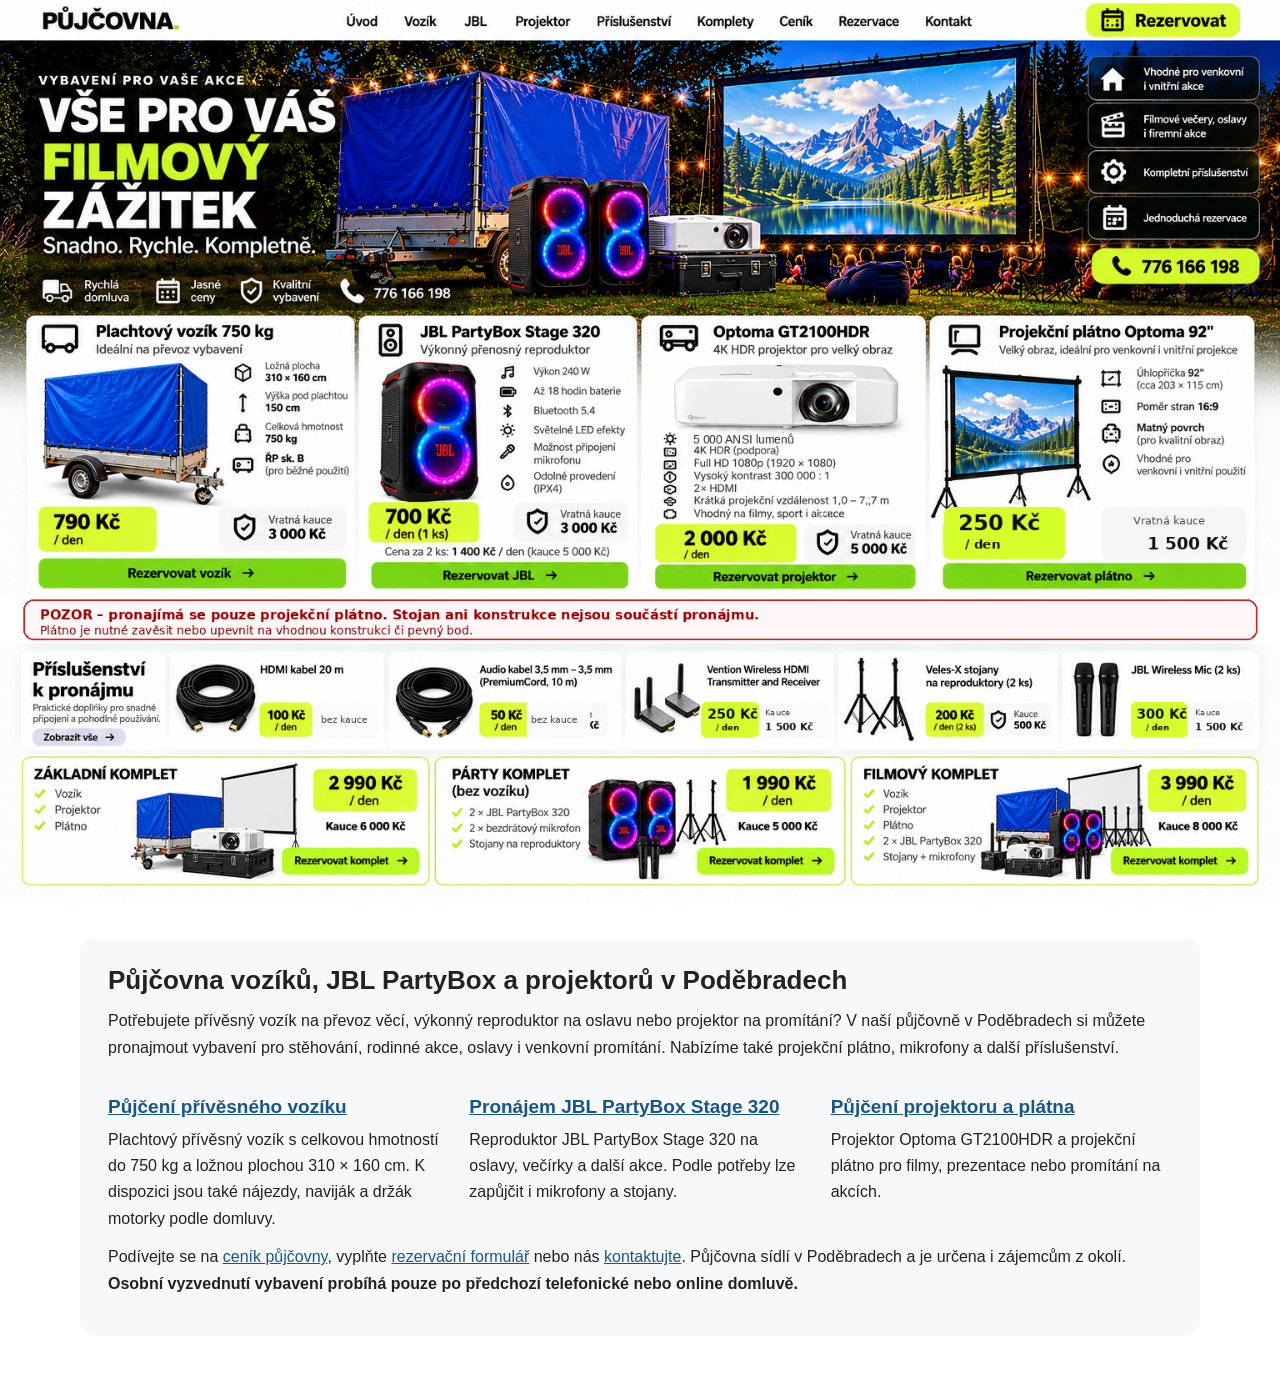
<file: index.html>
<!doctype html><html lang="cs"><head><meta charset="utf-8"><meta name="viewport" content="width=device-width,initial-scale=1"><title>Půjčovna vozíků Poděbrady | JBL PartyBox a projektory – PujcSiTo24</title><meta name="description" content="Půjčení přívěsného vozíku do 750 kg, JBL PartyBox Stage 320 a projektoru v Poděbradech. Prohlédněte si ceník a jednoduše pošlete rezervaci."><style>
*{box-sizing:border-box}html,body{margin:0;background:#fff;font-family:Arial,sans-serif} .page{position:relative;width:100%;max-width:1536px;margin:0 auto;line-height:0}.page img{display:block;width:100%;height:auto}.hot{position:absolute;display:block;z-index:5;border-radius:10px}.hot:focus{outline:3px solid #cfff00}.mobile-note{display:none}
@media(max-width:700px){body{overflow-x:hidden}.page{width:1536px;max-width:none;transform-origin:top left;transform:scale(calc(100vw / 1536));margin-bottom:calc((100vw / 1536 - 1)*1082px)} }

.seo-info{max-width:1120px;margin:36px auto 56px;padding:26px 28px;font:16px/1.65 Arial,sans-serif;color:#222;background:#f7f8fa;border-radius:14px}.seo-info h1{font-size:26px;line-height:1.25;margin:0 0 12px}.seo-info h2{font-size:19px;line-height:1.3;margin:22px 0 7px}.seo-info p{margin:0 0 12px}.seo-info a{color:#16568a;text-decoration:underline}.seo-info .services{display:grid;grid-template-columns:repeat(3,minmax(0,1fr));gap:20px}.seo-info .services article{min-width:0}
@media(max-width:700px){.seo-info{margin:20px 12px 36px;padding:18px;font-size:15px}.seo-info h1{font-size:23px}.seo-info .services{display:block}.seo-info .services article{margin-bottom:15px}}
</style><link rel="canonical" href="https://pujcsito24.cz/"><meta name="robots" content="index,follow"><meta property="og:locale" content="cs_CZ"><meta property="og:type" content="website"><meta property="og:title" content="Půjčovna Poděbrady | JBL PartyBox, projektor, vozík a plátno"><meta property="og:description" content="Půjčovna vybavení v Poděbradech a okolí. Pronájem JBL PartyBox Stage 320, projektoru Optoma, projekčního plátna, přívěsného vozíku, mikrofonů a příslušenství."><meta property="og:url" content="https://pujcsito24.cz/"><script type="application/ld+json">{"@context":"https://schema.org","@type":"LocalBusiness","@id":"https://pujcsito24.cz/#pujcovna","name":"PujcSiTo24","url":"https://pujcsito24.cz/","description":"Půjčovna přívěsných vozíků do 750 kg, JBL PartyBox Stage 320, projektorů a projekčních pláten v Poděbradech. Osobní vyzvednutí po předchozí domluvě.","telephone":"+420776166198","address":{"@type":"PostalAddress","addressLocality":"Poděbrady","addressCountry":"CZ"},"areaServed":{"@type":"Place","name":"Poděbrady a okolí"},"hasOfferCatalog":{"@type":"OfferCatalog","name":"Půjčovna vybavení","itemListElement":[{"@type":"OfferCatalog","name":"Půjčení přívěsného vozíku","url":"https://pujcsito24.cz/vozik.html"},{"@type":"OfferCatalog","name":"Pronájem JBL PartyBox","url":"https://pujcsito24.cz/jbl.html"},{"@type":"OfferCatalog","name":"Půjčení projektoru","url":"https://pujcsito24.cz/projektor.html"}]}}</script></head><body><main class="page"><img src="navrh.png" alt="Půjčovna vozíku, JBL PartyBox, projektoru, plátna a příslušenství">
<a class="hot" href="index.html" aria-label="Úvod" style="left:404px;top:8px;width:65px;height:38px"></a>
<a class="hot" href="vozik.html" aria-label="Vozík" style="left:470px;top:8px;width:62px;height:38px"></a>
<a class="hot" href="jbl.html" aria-label="JBL" style="left:533px;top:8px;width:56px;height:38px"></a>
<a class="hot" href="projektor.html" aria-label="Projektor" style="left:590px;top:8px;width:88px;height:38px"></a>
<a class="hot" href="#prislusenstvi" aria-label="Příslušenství" style="left:680px;top:8px;width:142px;height:38px"></a>
<a class="hot" href="#komplety" aria-label="Komplety" style="left:823px;top:8px;width:92px;height:38px"></a>
<a class="hot" href="cenik.html" aria-label="Ceník" style="left:916px;top:8px;width:70px;height:38px"></a>
<a class="hot" href="rezervace.html" aria-label="Rezervace" style="left:987px;top:8px;width:105px;height:38px"></a>
<a class="hot" href="kontakt.html" aria-label="Kontakt" style="left:1093px;top:8px;width:92px;height:38px"></a>
<a class="hot" href="rezervace.html" aria-label="Rezervovat" style="left:1301px;top:3px;width:188px;height:44px"></a>
<a class="hot" href="tel:+420776166198" aria-label="Zavolat" style="left:1300px;top:294px;width:194px;height:48px"></a>
<a class="hot" href="rezervace.html?item=vozik" style="left:47px;top:671px;width:369px;height:35px" aria-label="Rezervovat vozík"></a>
<a class="hot" href="rezervace.html?item=jbl" style="left:442px;top:671px;width:312px;height:35px" aria-label="Rezervovat JBL"></a>
<a class="hot" href="rezervace.html?item=projektor" style="left:786px;top:671px;width:313px;height:35px" aria-label="Rezervovat projektor"></a>
<a class="hot" href="rezervace.html?item=platno" style="left:1130px;top:671px;width:365px;height:35px" aria-label="Rezervovat plátno"></a>
<span id="prislusenstvi" style="position:absolute;top:778px"></span><span id="komplety" style="position:absolute;top:908px"></span>
<a class="hot" href="rezervace.html?item=zakladni" style="left:339px;top:1014px;width:166px;height:36px" aria-label="Rezervovat základní komplet"></a>
<a class="hot" href="rezervace.html?item=party" style="left:839px;top:1014px;width:166px;height:36px" aria-label="Rezervovat párty komplet"></a>
<a class="hot" href="rezervace.html?item=filmovy" style="left:1337px;top:1014px;width:166px;height:36px" aria-label="Rezervovat filmový komplet"></a>
</main>
<section class="seo-info" aria-labelledby="pujcovna-nadpis">
<h1 id="pujcovna-nadpis">Půjčovna vozíků, JBL PartyBox a projektorů v Poděbradech</h1>
<p>Potřebujete přívěsný vozík na převoz věcí, výkonný reproduktor na oslavu nebo projektor na promítání? V naší půjčovně v Poděbradech si můžete pronajmout vybavení pro stěhování, rodinné akce, oslavy i venkovní promítání. Nabízíme také projekční plátno, mikrofony a další příslušenství.</p>
<div class="services">
<article><h2><a href="vozik.html">Půjčení přívěsného vozíku</a></h2><p>Plachtový přívěsný vozík s celkovou hmotností do 750 kg a ložnou plochou 310 × 160 cm. K dispozici jsou také nájezdy, naviják a držák motorky podle domluvy.</p></article>
<article><h2><a href="jbl.html">Pronájem JBL PartyBox Stage 320</a></h2><p>Reproduktor JBL PartyBox Stage 320 na oslavy, večírky a další akce. Podle potřeby lze zapůjčit i mikrofony a stojany.</p></article>
<article><h2><a href="projektor.html">Půjčení projektoru a plátna</a></h2><p>Projektor Optoma GT2100HDR a projekční plátno pro filmy, prezentace nebo promítání na akcích.</p></article>
</div>
<p>Podívejte se na <a href="cenik.html">ceník půjčovny</a>, vyplňte <a href="rezervace.html">rezervační formulář</a> nebo nás <a href="kontakt.html">kontaktujte</a>. Půjčovna sídlí v Poděbradech a je určena i zájemcům z okolí. <strong>Osobní vyzvednutí vybavení probíhá pouze po předchozí telefonické nebo online domluvě.</strong></p>
</section>
</body></html>

<!-- GitHub-Netlify propojeni overeno 2026-10-06 -->
</file>
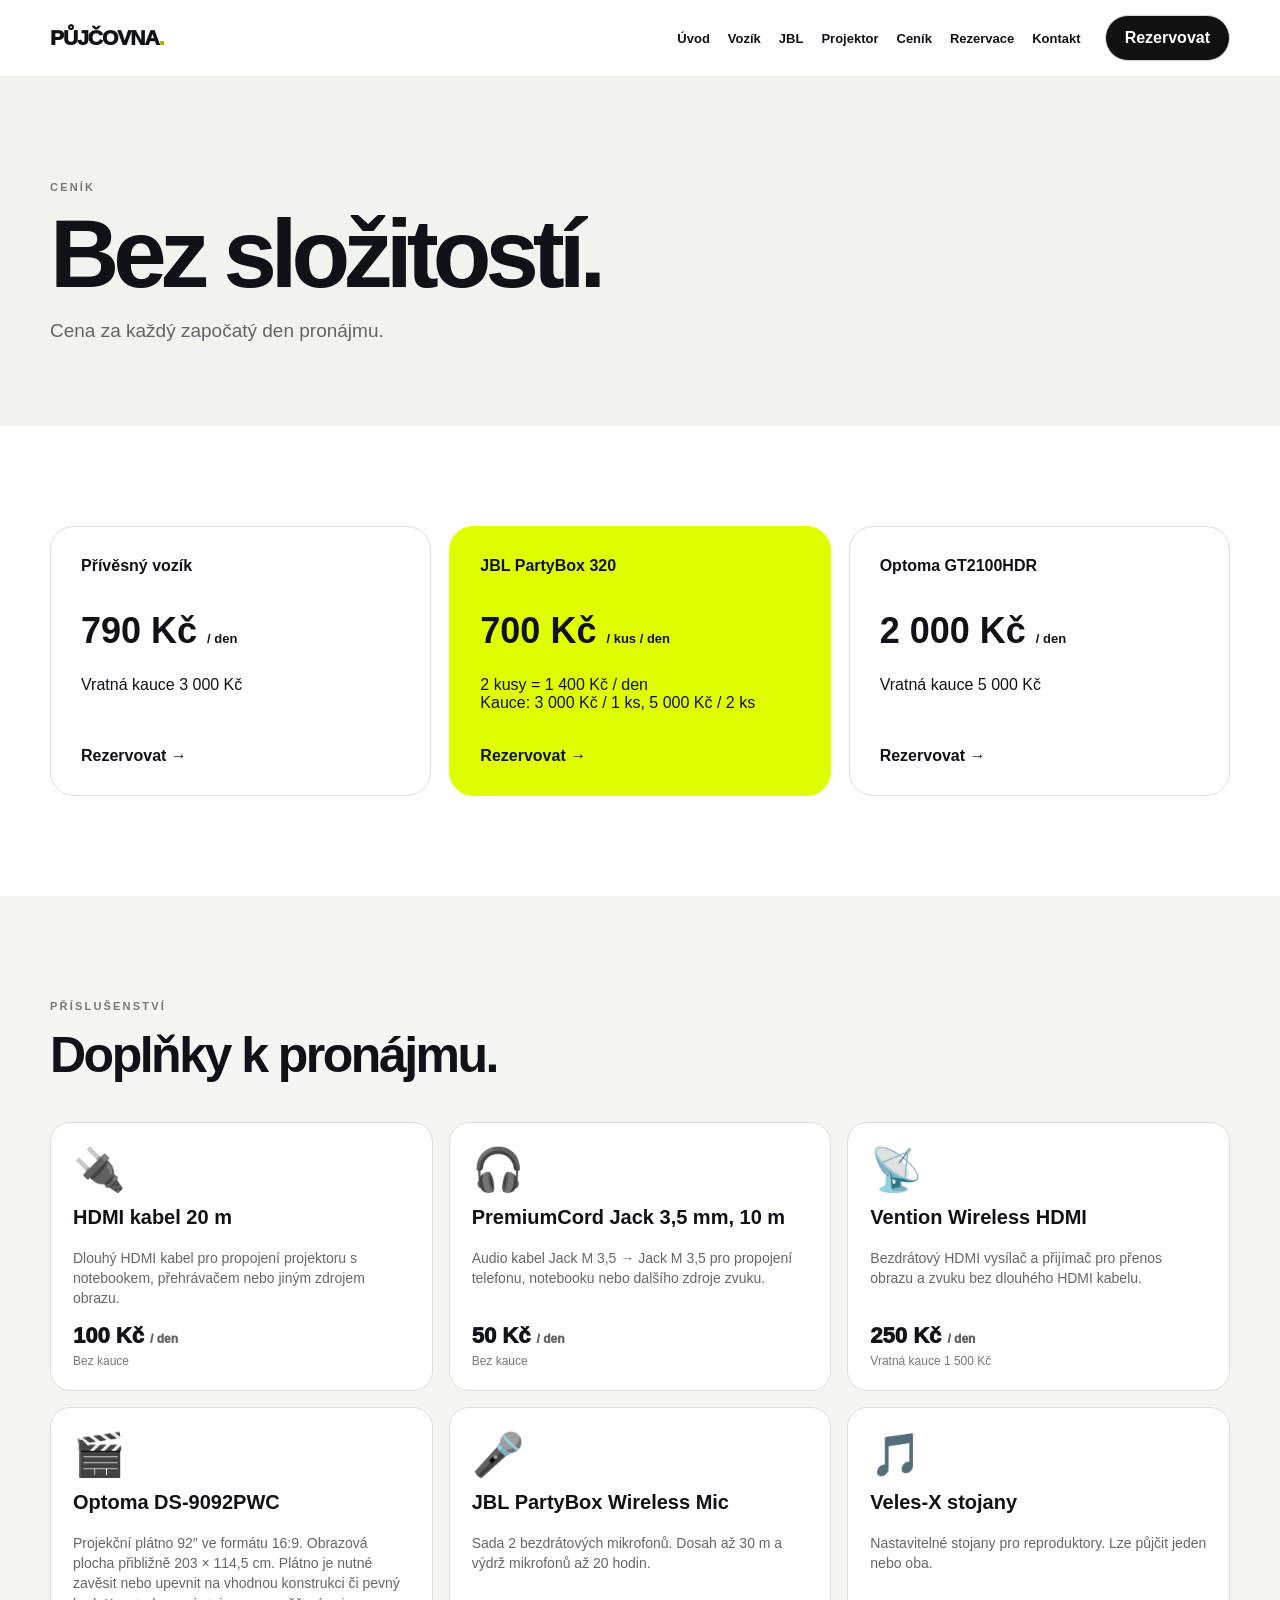
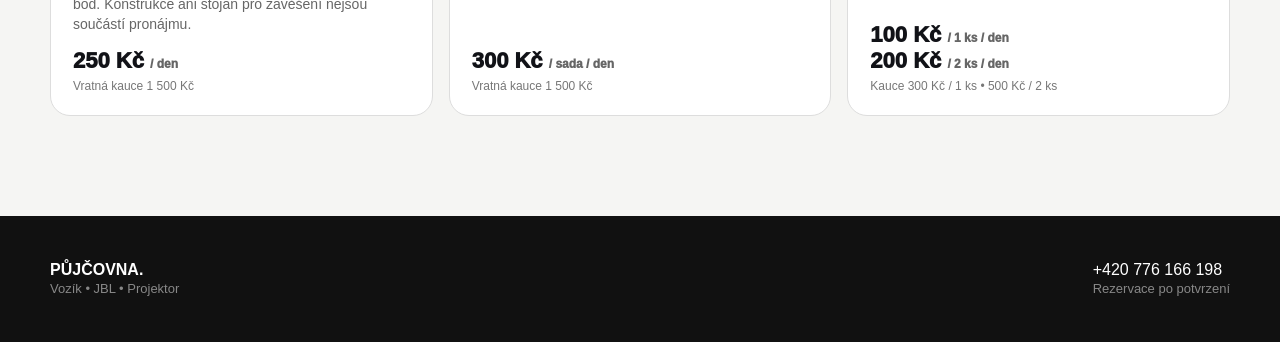
<file: cenik.html>
<!doctype html><html lang="cs"><head><meta charset="utf-8"><meta name="viewport" content="width=device-width,initial-scale=1">
<title>Ceník půjčovny | JBL, projektor, vozík, plátno – Poděbrady</title><meta name="description" content="Ceník půjčovny PujcSiTo24 v Poděbradech. JBL PartyBox, projektor Optoma, přívěsný vozík, projekční plátno, mikrofony, stojany a kabely."><link rel="stylesheet" href="style.css"><link rel="canonical" href="https://pujcsito24.cz/cenik.html"><meta name="robots" content="index,follow"><meta property="og:locale" content="cs_CZ"><meta property="og:type" content="website"><meta property="og:title" content="Ceník půjčovny | JBL, projektor, vozík, plátno – Poděbrady"><meta property="og:description" content="Ceník půjčovny PujcSiTo24 v Poděbradech. JBL PartyBox, projektor Optoma, přívěsný vozík, projekční plátno, mikrofony, stojany a kabely."><meta property="og:url" content="https://pujcsito24.cz/cenik.html"></head>
<body>
<header>
  <div class="wrap nav">
    <a class="brand" href="index.html">PŮJČOVNA<span>.</span></a>
    <button class="menu" aria-label="Menu">☰</button>
    <nav>
      <a href="index.html">Úvod</a><a href="vozik.html">Vozík</a><a href="jbl.html">JBL</a>
      <a href="projektor.html">Projektor</a><a href="cenik.html">Ceník</a>
      <a href="rezervace.html">Rezervace</a><a href="kontakt.html">Kontakt</a>
    </nav>
    <a class="pill" href="rezervace.html">Rezervovat</a>
  </div>
</header><main>
<section class="simpleHero"><div class="wrap"><span class="kicker">CENÍK</span><h1>Bez složitostí.</h1><p class="lead">Cena za každý započatý den pronájmu.</p></div></section>
<section class="section"><div class="wrap priceList">
<div><span>Přívěsný vozík</span><b>790 Kč <small>/ den</small></b><p>Vratná kauce 3 000 Kč</p><a href="rezervace.html?item=vozik">Rezervovat →</a></div>
<div class="limeBox"><span>JBL PartyBox 320</span><b>700 Kč <small>/ kus / den</small></b><p>2 kusy = 1 400 Kč / den<br>Kauce: 3 000 Kč / 1 ks, 5 000 Kč / 2 ks</p><a href="rezervace.html?item=jbl1">Rezervovat →</a></div>
<div><span>Optoma GT2100HDR</span><b>2 000 Kč <small>/ den</small></b><p>Vratná kauce 5 000 Kč</p><a href="rezervace.html?item=projektor">Rezervovat →</a></div>
</div></section>
<section class="section" style="background:#f5f5f3"><div class="wrap"><span class="kicker">PŘÍSLUŠENSTVÍ</span><h2>Doplňky k pronájmu.</h2><div class="accessGrid">
<div class="accessCard"><div class="accessIcon">🔌</div><h3>HDMI kabel 20 m</h3><p>Dlouhý HDMI kabel pro propojení projektoru s notebookem, přehrávačem nebo jiným zdrojem obrazu.</p><div class="accessPrice">100 Kč <small>/ den</small></div><div class="accessDeposit">Bez kauce</div></div>
<div class="accessCard"><div class="accessIcon">🎧</div><h3>PremiumCord Jack 3,5 mm, 10 m</h3><p>Audio kabel Jack M 3,5 → Jack M 3,5 pro propojení telefonu, notebooku nebo dalšího zdroje zvuku.</p><div class="accessPrice">50 Kč <small>/ den</small></div><div class="accessDeposit">Bez kauce</div></div>
<div class="accessCard"><div class="accessIcon">📡</div><h3>Vention Wireless HDMI</h3><p>Bezdrátový HDMI vysílač a přijímač pro přenos obrazu a zvuku bez dlouhého HDMI kabelu.</p><div class="accessPrice">250 Kč <small>/ den</small></div><div class="accessDeposit">Vratná kauce 1 500 Kč</div></div>
<div class="accessCard"><div class="accessIcon">🎬</div><h3>Optoma DS-9092PWC</h3><p>Projekční plátno 92″ ve formátu 16:9. Obrazová plocha přibližně 203 × 114,5 cm. Plátno je nutné zavěsit nebo upevnit na vhodnou konstrukci či pevný bod. Konstrukce ani stojan pro zavěšení nejsou součástí pronájmu.</p><div class="accessPrice">250 Kč <small>/ den</small></div><div class="accessDeposit">Vratná kauce 1 500 Kč</div></div>
<div class="accessCard"><div class="accessIcon">🎤</div><h3>JBL PartyBox Wireless Mic</h3><p>Sada 2 bezdrátových mikrofonů. Dosah až 30 m a výdrž mikrofonů až 20 hodin.</p><div class="accessPrice">300 Kč <small>/ sada / den</small></div><div class="accessDeposit">Vratná kauce 1 500 Kč</div></div>
<div class="accessCard"><div class="accessIcon">🎵</div><h3>Veles-X stojany</h3><p>Nastavitelné stojany pro reproduktory. Lze půjčit jeden nebo oba.</p><div class="accessPrice">100 Kč <small>/ 1 ks / den</small><br>200 Kč <small>/ 2 ks / den</small></div><div class="accessDeposit">Kauce 300 Kč / 1 ks • 500 Kč / 2 ks</div></div>
</div></div></section>
</main>
<footer><div class="wrap foot"><div><b>PŮJČOVNA.</b><br><span>Vozík • JBL • Projektor</span></div>
<div><a href="tel:+420776166198">+420 776 166 198</a><br><span>Rezervace po potvrzení</span></div></div></footer>
<script src="app.js"></script></body></html>
</file>
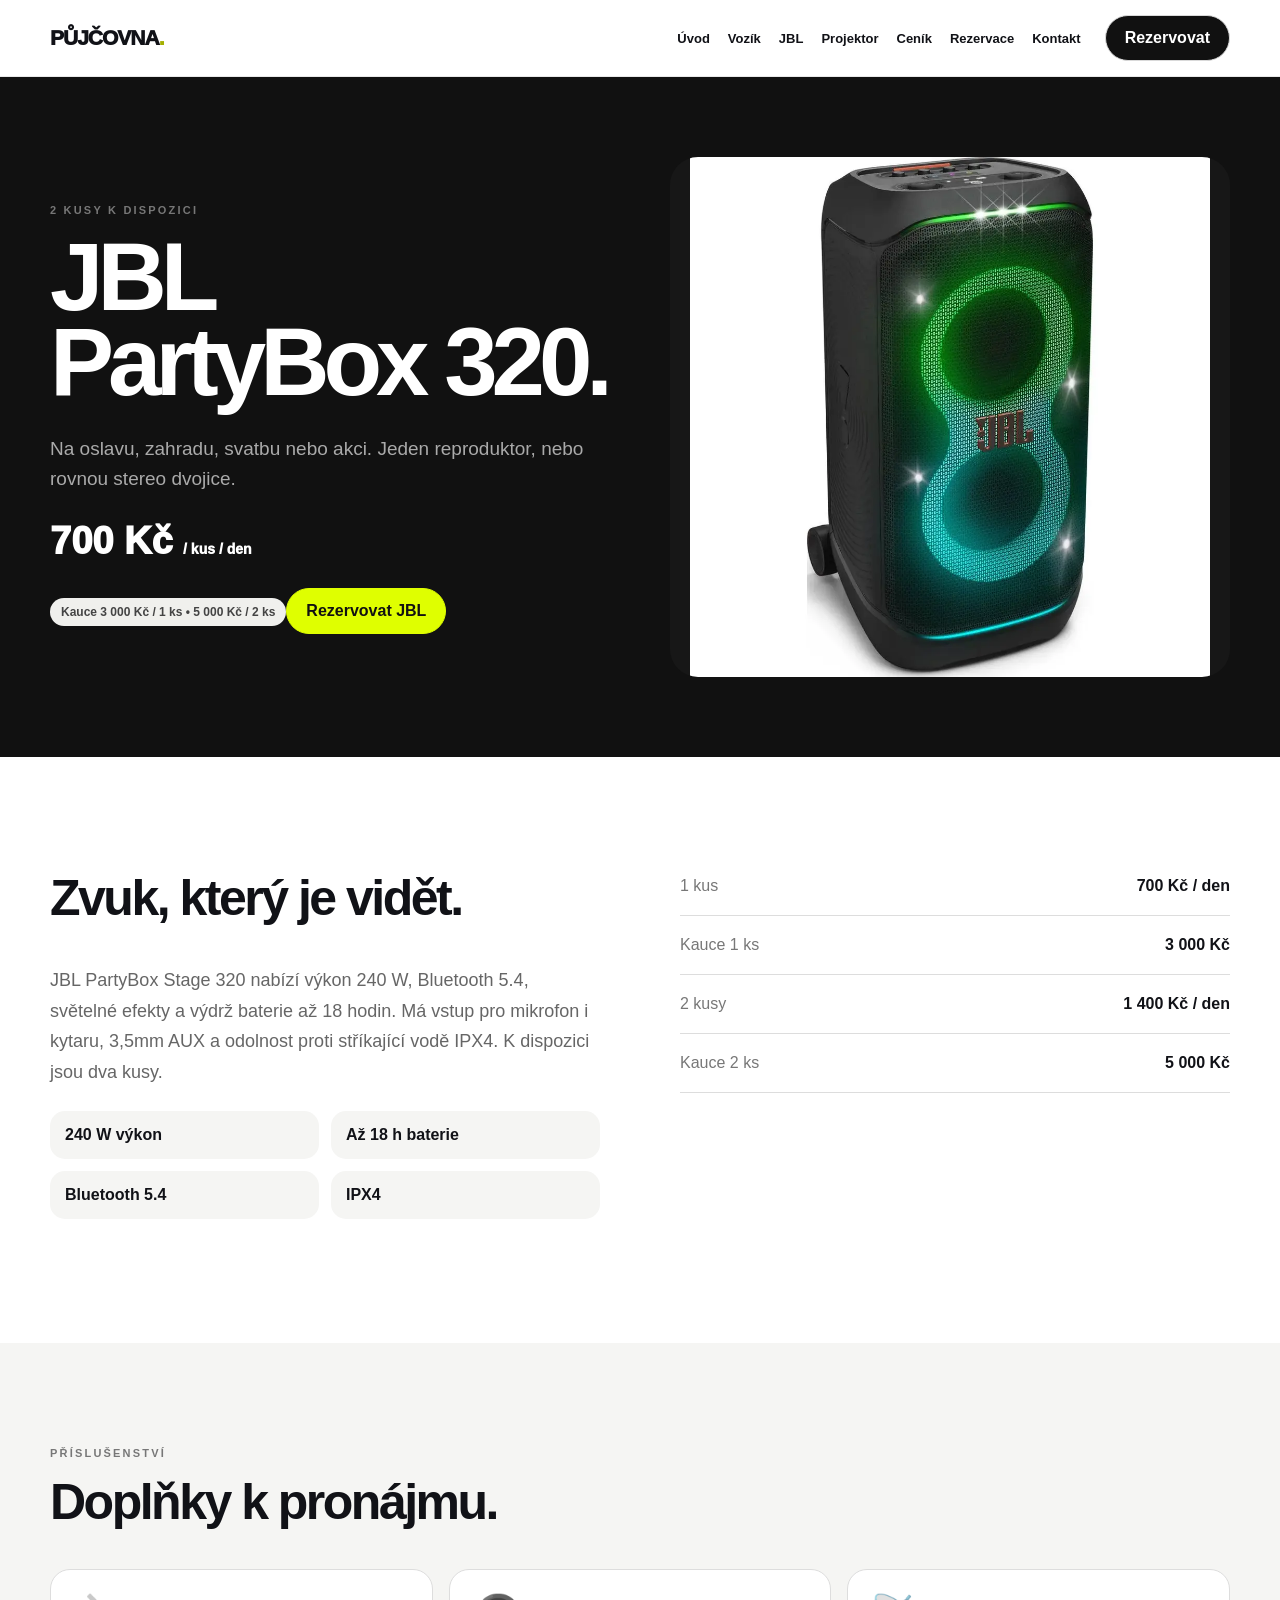
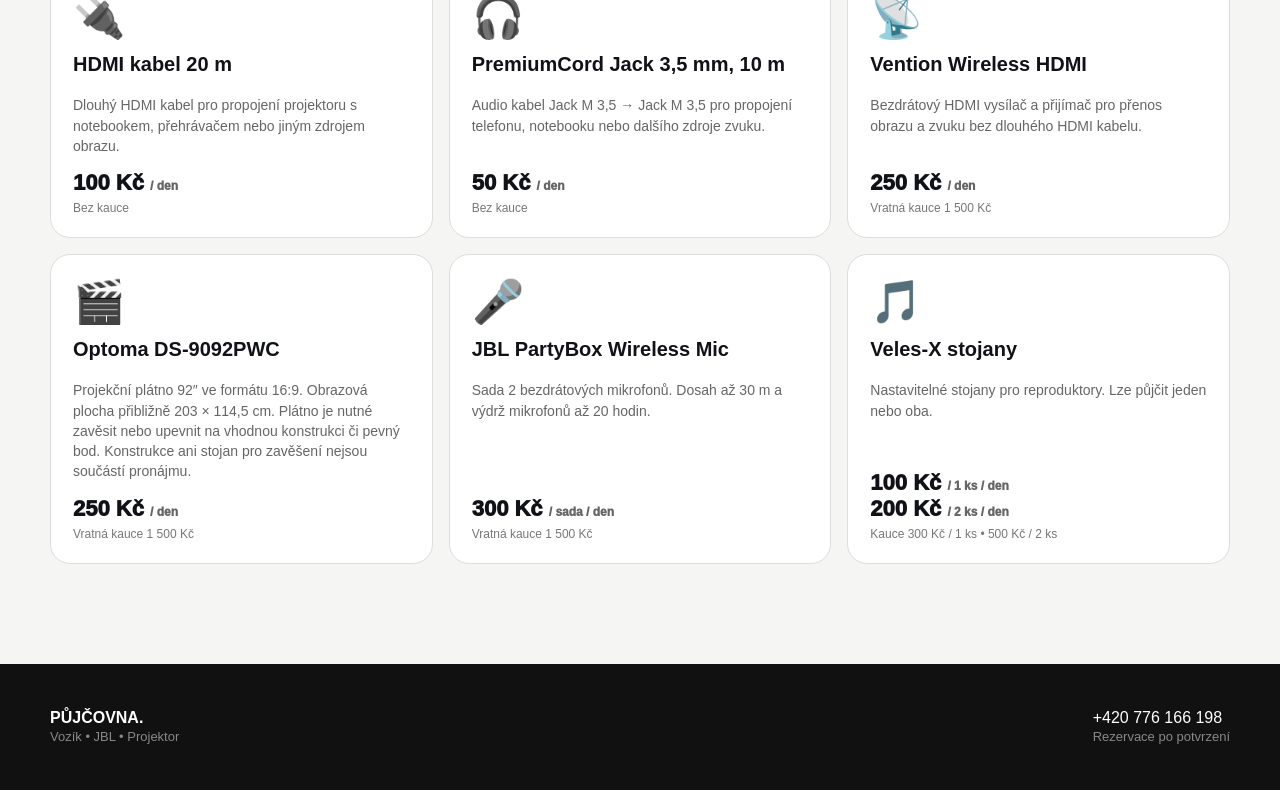
<file: jbl.html>
<!doctype html><html lang="cs"><head><meta charset="utf-8"><meta name="viewport" content="width=device-width,initial-scale=1">
<title>Půjčení JBL repro | JBL PartyBox Stage 320 – Poděbrady</title><meta name="description" content="Půjčení a pronájem JBL repro v Poděbradech a okolí. JBL PartyBox Stage 320 od 700 Kč/den, k dispozici 1 nebo 2 reproduktory, mikrofony a stojany."><link rel="stylesheet" href="style.css"><link rel="canonical" href="https://pujcsito24.cz/jbl.html"><meta name="robots" content="index,follow"><meta property="og:locale" content="cs_CZ"><meta property="og:type" content="website"><meta property="og:title" content="Půjčení JBL repro | JBL PartyBox Stage 320 – Poděbrady"><meta property="og:description" content="Půjčení a pronájem JBL repro v Poděbradech a okolí. JBL PartyBox Stage 320 od 700 Kč/den, k dispozici 1 nebo 2 reproduktory, mikrofony a stojany."><meta property="og:url" content="https://pujcsito24.cz/jbl.html"></head>
<body>
<header>
  <div class="wrap nav">
    <a class="brand" href="index.html">PŮJČOVNA<span>.</span></a>
    <button class="menu" aria-label="Menu">☰</button>
    <nav>
      <a href="index.html">Úvod</a><a href="vozik.html">Vozík</a><a href="jbl.html">JBL</a>
      <a href="projektor.html">Projektor</a><a href="cenik.html">Ceník</a>
      <a href="rezervace.html">Rezervace</a><a href="kontakt.html">Kontakt</a>
    </nav>
    <a class="pill" href="rezervace.html">Rezervovat</a>
  </div>
</header><main>
<section class="detailHero darkPage"><div class="wrap detailGrid"><div><span class="kicker">2 KUSY K DISPOZICI</span><h1>JBL<br>PartyBox 320.</h1><p class="lead">Na oslavu, zahradu, svatbu nebo akci. Jeden reproduktor, nebo rovnou stereo dvojice.</p><div class="bigPrice">700 Kč <small>/ kus / den</small></div><div class="deposit">Kauce 3 000 Kč / 1 ks • 5 000 Kč / 2 ks</div><a class="btn lime" href="rezervace.html?item=jbl1">Rezervovat JBL</a></div><img class="contain" src="jbl.webp" alt="JBL PartyBox 320"></div></section>
<section class="section"><div class="wrap infoGrid"><div><h2>Zvuk, který je vidět.</h2><p>JBL PartyBox Stage 320 nabízí výkon 240 W, Bluetooth 5.4, světelné efekty a výdrž baterie až 18 hodin. Má vstup pro mikrofon i kytaru, 3,5mm AUX a odolnost proti stříkající vodě IPX4. K dispozici jsou dva kusy.</p><div class="featureList"><div>240 W výkon</div><div>Až 18 h baterie</div><div>Bluetooth 5.4</div><div>IPX4</div></div></div><div class="specs"><div><span>1 kus</span><b>700 Kč / den</b></div><div><span>Kauce 1 ks</span><b>3 000 Kč</b></div><div><span>2 kusy</span><b>1 400 Kč / den</b></div><div><span>Kauce 2 ks</span><b>5 000 Kč</b></div></div></div></section>
<section class="section" style="background:#f5f5f3"><div class="wrap"><span class="kicker">PŘÍSLUŠENSTVÍ</span><h2>Doplňky k pronájmu.</h2><div class="accessGrid">
<div class="accessCard"><div class="accessIcon">🔌</div><h3>HDMI kabel 20 m</h3><p>Dlouhý HDMI kabel pro propojení projektoru s notebookem, přehrávačem nebo jiným zdrojem obrazu.</p><div class="accessPrice">100 Kč <small>/ den</small></div><div class="accessDeposit">Bez kauce</div></div>
<div class="accessCard"><div class="accessIcon">🎧</div><h3>PremiumCord Jack 3,5 mm, 10 m</h3><p>Audio kabel Jack M 3,5 → Jack M 3,5 pro propojení telefonu, notebooku nebo dalšího zdroje zvuku.</p><div class="accessPrice">50 Kč <small>/ den</small></div><div class="accessDeposit">Bez kauce</div></div>
<div class="accessCard"><div class="accessIcon">📡</div><h3>Vention Wireless HDMI</h3><p>Bezdrátový HDMI vysílač a přijímač pro přenos obrazu a zvuku bez dlouhého HDMI kabelu.</p><div class="accessPrice">250 Kč <small>/ den</small></div><div class="accessDeposit">Vratná kauce 1 500 Kč</div></div>
<div class="accessCard"><div class="accessIcon">🎬</div><h3>Optoma DS-9092PWC</h3><p>Projekční plátno 92″ ve formátu 16:9. Obrazová plocha přibližně 203 × 114,5 cm. Plátno je nutné zavěsit nebo upevnit na vhodnou konstrukci či pevný bod. Konstrukce ani stojan pro zavěšení nejsou součástí pronájmu.</p><div class="accessPrice">250 Kč <small>/ den</small></div><div class="accessDeposit">Vratná kauce 1 500 Kč</div></div>
<div class="accessCard"><div class="accessIcon">🎤</div><h3>JBL PartyBox Wireless Mic</h3><p>Sada 2 bezdrátových mikrofonů. Dosah až 30 m a výdrž mikrofonů až 20 hodin.</p><div class="accessPrice">300 Kč <small>/ sada / den</small></div><div class="accessDeposit">Vratná kauce 1 500 Kč</div></div>
<div class="accessCard"><div class="accessIcon">🎵</div><h3>Veles-X stojany</h3><p>Nastavitelné stojany pro reproduktory. Lze půjčit jeden nebo oba.</p><div class="accessPrice">100 Kč <small>/ 1 ks / den</small><br>200 Kč <small>/ 2 ks / den</small></div><div class="accessDeposit">Kauce 300 Kč / 1 ks • 500 Kč / 2 ks</div></div>
</div></div></section>
</main>
<footer><div class="wrap foot"><div><b>PŮJČOVNA.</b><br><span>Vozík • JBL • Projektor</span></div>
<div><a href="tel:+420776166198">+420 776 166 198</a><br><span>Rezervace po potvrzení</span></div></div></footer>
<script src="app.js"></script></body></html>
</file>
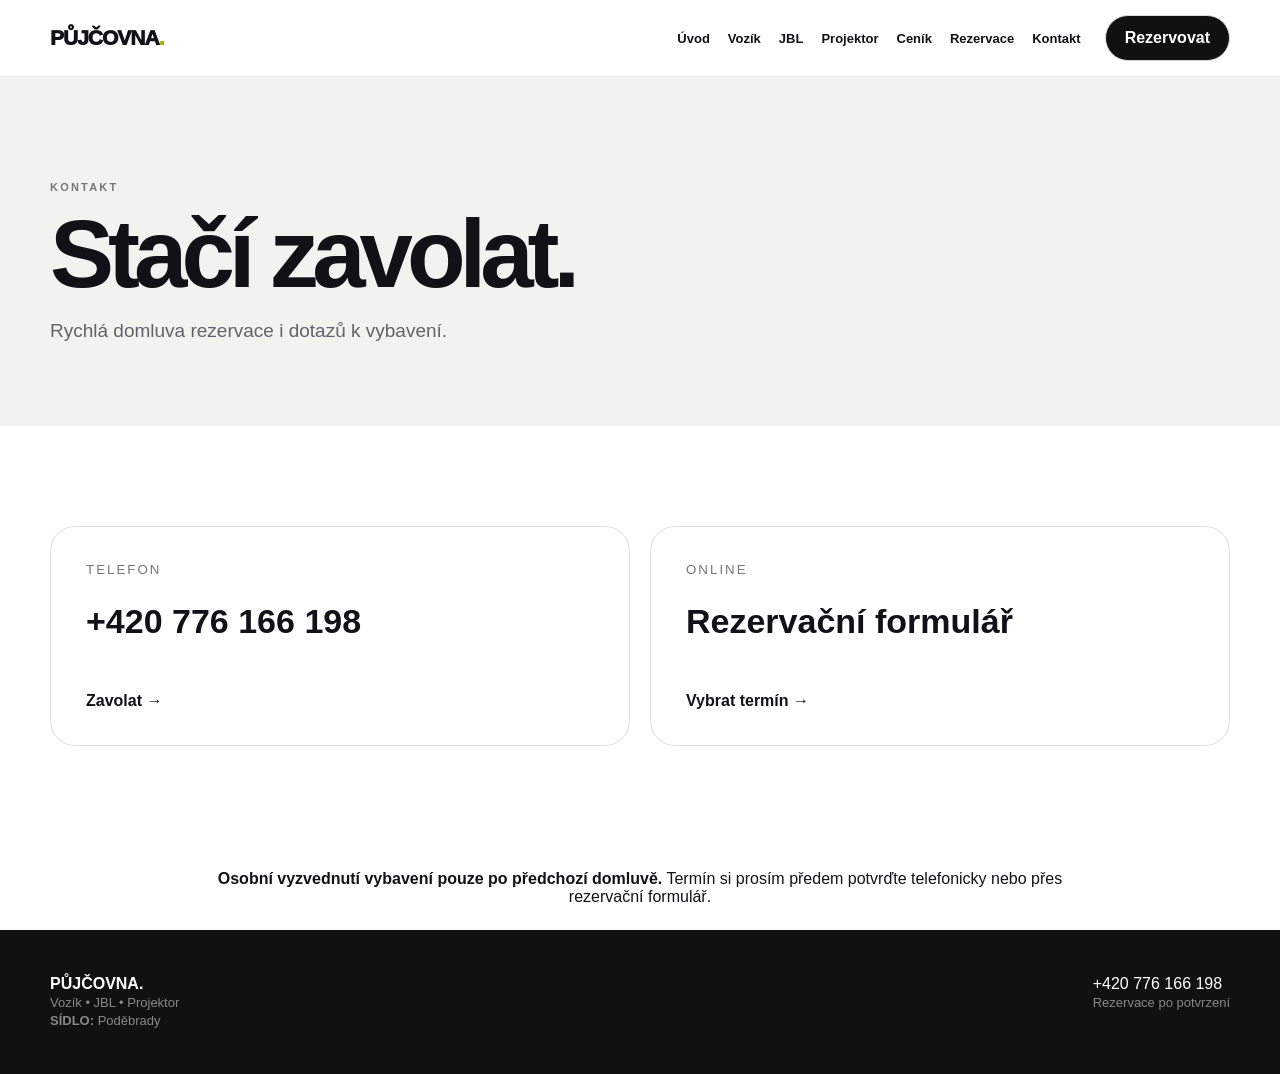
<file: kontakt.html>
<!doctype html><html lang="cs"><head><meta charset="utf-8"><meta name="viewport" content="width=device-width,initial-scale=1">
<title>Kontakt | PujcSiTo24 Poděbrady</title><meta name="description" content="Kontakt na půjčovnu PujcSiTo24 v Poděbradech. Pronájem JBL PartyBox, projektoru, projekčního plátna a přívěsného vozíku."><link rel="stylesheet" href="style.css"><link rel="canonical" href="https://pujcsito24.cz/kontakt.html"><meta name="robots" content="index,follow"><meta property="og:locale" content="cs_CZ"><meta property="og:type" content="website"><meta property="og:title" content="Kontakt | PujcSiTo24 Poděbrady"><meta property="og:description" content="Kontakt na půjčovnu PujcSiTo24 v Poděbradech. Pronájem JBL PartyBox, projektoru, projekčního plátna a přívěsného vozíku."><meta property="og:url" content="https://pujcsito24.cz/kontakt.html"></head>
<body>
<header>
  <div class="wrap nav">
    <a class="brand" href="index.html">PŮJČOVNA<span>.</span></a>
    <button class="menu" aria-label="Menu">☰</button>
    <nav>
      <a href="index.html">Úvod</a><a href="vozik.html">Vozík</a><a href="jbl.html">JBL</a>
      <a href="projektor.html">Projektor</a><a href="cenik.html">Ceník</a>
      <a href="rezervace.html">Rezervace</a><a href="kontakt.html">Kontakt</a>
    </nav>
    <a class="pill" href="rezervace.html">Rezervovat</a>
  </div>
</header><main>
<section class="simpleHero"><div class="wrap"><span class="kicker">KONTAKT</span><h1>Stačí zavolat.</h1><p class="lead">Rychlá domluva rezervace i dotazů k vybavení.</p></div></section>
<section class="section"><div class="wrap contactCards"><a href="tel:+420776166198"><small>TELEFON</small><b>+420 776 166 198</b><span>Zavolat →</span></a><a href="rezervace.html"><small>ONLINE</small><b>Rezervační formulář</b><span>Vybrat termín →</span></a></div></section>
<p style="max-width:900px;margin:24px auto;padding:0 20px;text-align:center"><strong>Osobní vyzvednutí vybavení pouze po předchozí domluvě.</strong> Termín si prosím předem potvrďte telefonicky nebo přes rezervační formulář.</p></main>
<footer><div class="wrap foot"><div><b>PŮJČOVNA.</b><br><span>Vozík • JBL • Projektor</span><br><span><b>SÍDLO:</b> Poděbrady</span></div>
<div><a href="tel:+420776166198">+420 776 166 198</a><br><span>Rezervace po potvrzení</span></div></div></footer>
<script src="app.js"></script></body></html>
</file>
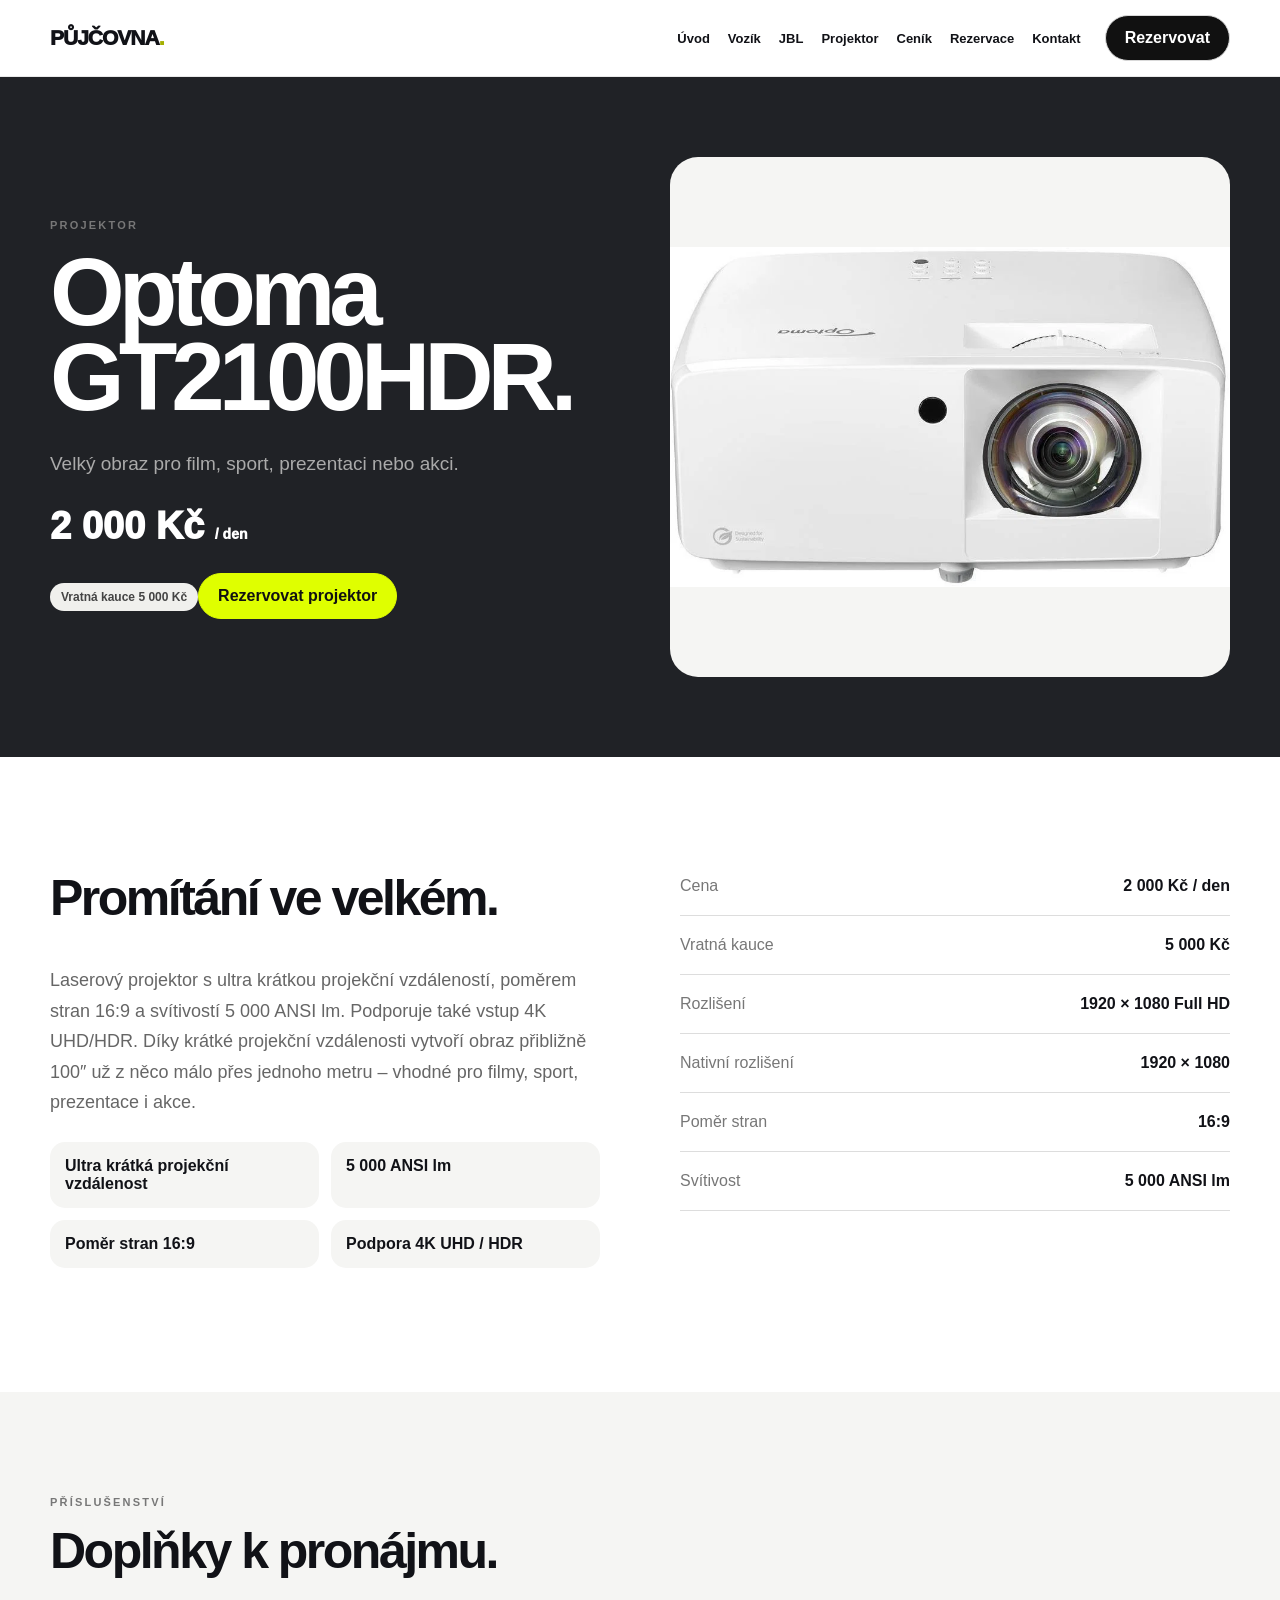
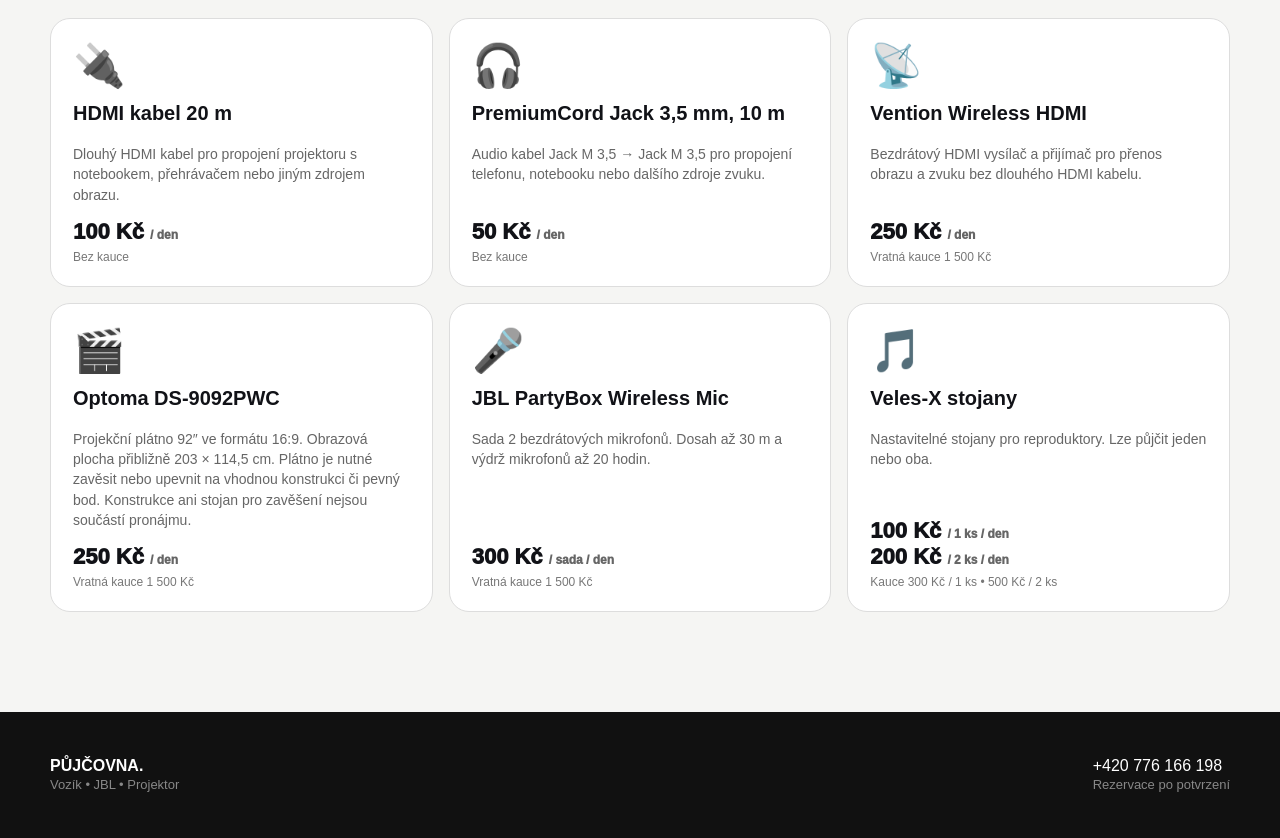
<file: projektor.html>
<!doctype html><html lang="cs"><head><meta charset="utf-8"><meta name="viewport" content="width=device-width,initial-scale=1">
<title>Půjčení projektoru Optoma GT2100HDR | Poděbrady</title><meta name="description" content="Pronájem projektoru Optoma GT2100HDR v Poděbradech a okolí. Full HD, 5 000 ANSI lm, projekční plátno 92″ a HDMI příslušenství k zapůjčení."><link rel="stylesheet" href="style.css"><link rel="canonical" href="https://pujcsito24.cz/projektor.html"><meta name="robots" content="index,follow"><meta property="og:locale" content="cs_CZ"><meta property="og:type" content="website"><meta property="og:title" content="Půjčení projektoru Optoma GT2100HDR | Poděbrady"><meta property="og:description" content="Pronájem projektoru Optoma GT2100HDR v Poděbradech a okolí. Full HD, 5 000 ANSI lm, projekční plátno 92″ a HDMI příslušenství k zapůjčení."><meta property="og:url" content="https://pujcsito24.cz/projektor.html"></head>
<body>
<header>
  <div class="wrap nav">
    <a class="brand" href="index.html">PŮJČOVNA<span>.</span></a>
    <button class="menu" aria-label="Menu">☰</button>
    <nav>
      <a href="index.html">Úvod</a><a href="vozik.html">Vozík</a><a href="jbl.html">JBL</a>
      <a href="projektor.html">Projektor</a><a href="cenik.html">Ceník</a>
      <a href="rezervace.html">Rezervace</a><a href="kontakt.html">Kontakt</a>
    </nav>
    <a class="pill" href="rezervace.html">Rezervovat</a>
  </div>
</header><main>
<section class="detailHero projectorHero"><div class="wrap detailGrid"><div><span class="kicker">PROJEKTOR</span><h1>Optoma<br>GT2100HDR.</h1><p class="lead">Velký obraz pro film, sport, prezentaci nebo akci.</p><div class="bigPrice">2 000 Kč <small>/ den</small></div><div class="deposit">Vratná kauce 5 000 Kč</div><a class="btn lime" href="rezervace.html?item=projektor">Rezervovat projektor</a></div><img class="projectorReal" src="projektor.webp" alt="Projektor Optoma GT2100HDR" style="object-fit:contain;background:#f5f5f3"></div></section>
<section class="section"><div class="wrap infoGrid"><div><h2>Promítání ve velkém.</h2><p>Laserový projektor s ultra krátkou projekční vzdáleností, poměrem stran 16:9 a svítivostí 5 000 ANSI lm. Podporuje také vstup 4K UHD/HDR. Díky krátké projekční vzdálenosti vytvoří obraz přibližně 100″ už z něco málo přes jednoho metru – vhodné pro filmy, sport, prezentace i akce.</p><div class="featureList"><div>Ultra krátká projekční vzdálenost</div><div>5 000 ANSI lm</div><div>Poměr stran 16:9</div><div>Podpora 4K UHD / HDR</div></div></div><div class="specs"><div><span>Cena</span><b>2 000 Kč / den</b></div><div><span>Vratná kauce</span><b>5 000 Kč</b></div><div><span>Rozlišení</span><b>1920 × 1080 Full HD</b></div><div><span>Nativní rozlišení</span><b>1920 × 1080</b></div><div><span>Poměr stran</span><b>16:9</b></div><div><span>Svítivost</span><b>5 000 ANSI lm</b></div></div></div></section>
<section class="section" style="background:#f5f5f3"><div class="wrap"><span class="kicker">PŘÍSLUŠENSTVÍ</span><h2>Doplňky k pronájmu.</h2><div class="accessGrid">
<div class="accessCard"><div class="accessIcon">🔌</div><h3>HDMI kabel 20 m</h3><p>Dlouhý HDMI kabel pro propojení projektoru s notebookem, přehrávačem nebo jiným zdrojem obrazu.</p><div class="accessPrice">100 Kč <small>/ den</small></div><div class="accessDeposit">Bez kauce</div></div>
<div class="accessCard"><div class="accessIcon">🎧</div><h3>PremiumCord Jack 3,5 mm, 10 m</h3><p>Audio kabel Jack M 3,5 → Jack M 3,5 pro propojení telefonu, notebooku nebo dalšího zdroje zvuku.</p><div class="accessPrice">50 Kč <small>/ den</small></div><div class="accessDeposit">Bez kauce</div></div>
<div class="accessCard"><div class="accessIcon">📡</div><h3>Vention Wireless HDMI</h3><p>Bezdrátový HDMI vysílač a přijímač pro přenos obrazu a zvuku bez dlouhého HDMI kabelu.</p><div class="accessPrice">250 Kč <small>/ den</small></div><div class="accessDeposit">Vratná kauce 1 500 Kč</div></div>
<div class="accessCard"><div class="accessIcon">🎬</div><h3>Optoma DS-9092PWC</h3><p>Projekční plátno 92″ ve formátu 16:9. Obrazová plocha přibližně 203 × 114,5 cm. Plátno je nutné zavěsit nebo upevnit na vhodnou konstrukci či pevný bod. Konstrukce ani stojan pro zavěšení nejsou součástí pronájmu.</p><div class="accessPrice">250 Kč <small>/ den</small></div><div class="accessDeposit">Vratná kauce 1 500 Kč</div></div>
<div class="accessCard"><div class="accessIcon">🎤</div><h3>JBL PartyBox Wireless Mic</h3><p>Sada 2 bezdrátových mikrofonů. Dosah až 30 m a výdrž mikrofonů až 20 hodin.</p><div class="accessPrice">300 Kč <small>/ sada / den</small></div><div class="accessDeposit">Vratná kauce 1 500 Kč</div></div>
<div class="accessCard"><div class="accessIcon">🎵</div><h3>Veles-X stojany</h3><p>Nastavitelné stojany pro reproduktory. Lze půjčit jeden nebo oba.</p><div class="accessPrice">100 Kč <small>/ 1 ks / den</small><br>200 Kč <small>/ 2 ks / den</small></div><div class="accessDeposit">Kauce 300 Kč / 1 ks • 500 Kč / 2 ks</div></div>
</div></div></section>
</main>
<footer><div class="wrap foot"><div><b>PŮJČOVNA.</b><br><span>Vozík • JBL • Projektor</span></div>
<div><a href="tel:+420776166198">+420 776 166 198</a><br><span>Rezervace po potvrzení</span></div></div></footer>
<script src="app.js"></script></body></html>
</file>
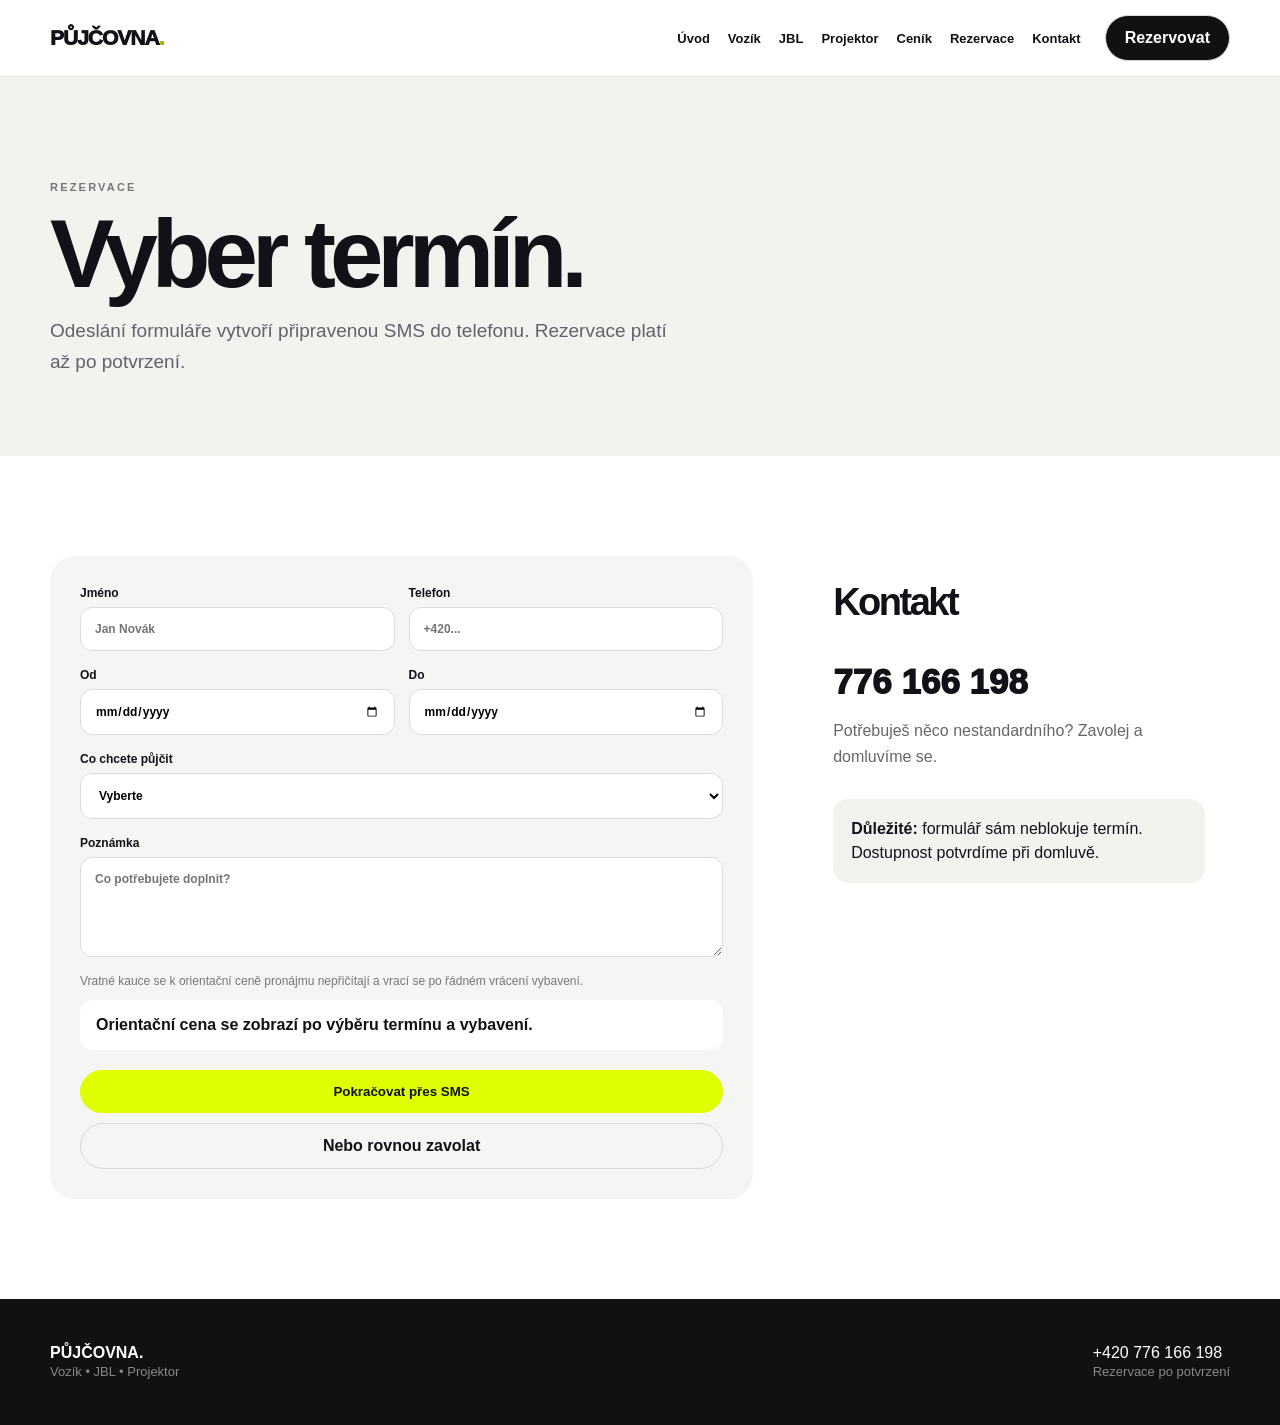
<file: rezervace.html>
<!doctype html><html lang="cs"><head><meta charset="utf-8"><meta name="viewport" content="width=device-width,initial-scale=1">
<title>Rezervace půjčovny | PujcSiTo24 Poděbrady</title><meta name="description" content="Rezervace vybavení k pronájmu v Poděbradech: JBL PartyBox, projektor Optoma, přívěsný vozík, plátno, mikrofony a příslušenství."><link rel="stylesheet" href="style.css"><link rel="canonical" href="https://pujcsito24.cz/rezervace.html"><meta name="robots" content="index,follow"><meta property="og:locale" content="cs_CZ"><meta property="og:type" content="website"><meta property="og:title" content="Rezervace půjčovny | PujcSiTo24 Poděbrady"><meta property="og:description" content="Rezervace vybavení k pronájmu v Poděbradech: JBL PartyBox, projektor Optoma, přívěsný vozík, plátno, mikrofony a příslušenství."><meta property="og:url" content="https://pujcsito24.cz/rezervace.html"></head>
<body>
<header>
  <div class="wrap nav">
    <a class="brand" href="index.html">PŮJČOVNA<span>.</span></a>
    <button class="menu" aria-label="Menu">☰</button>
    <nav>
      <a href="index.html">Úvod</a><a href="vozik.html">Vozík</a><a href="jbl.html">JBL</a>
      <a href="projektor.html">Projektor</a><a href="cenik.html">Ceník</a>
      <a href="rezervace.html">Rezervace</a><a href="kontakt.html">Kontakt</a>
    </nav>
    <a class="pill" href="rezervace.html">Rezervovat</a>
  </div>
</header><main>
<section class="simpleHero"><div class="wrap"><span class="kicker">REZERVACE</span><h1>Vyber termín.</h1><p class="lead">Odeslání formuláře vytvoří připravenou SMS do telefonu. Rezervace platí až po potvrzení.</p></div></section>
<section class="section"><div class="wrap reserveGrid"><form id="reserveForm" class="form">
<div class="two"><label>Jméno<input name="name" required placeholder="Jan Novák"></label><label>Telefon<input name="phone" required placeholder="+420..."></label></div>
<div class="two"><label>Od<input type="date" name="from" required></label><label>Do<input type="date" name="to" required></label></div>
<label>Co chcete půjčit<select name="item" id="item" required><option value="">Vyberte</option><option value="vozik">Přívěsný vozík – 790 Kč/den</option><option value="jbl1">1× JBL PartyBox 320 – 700 Kč/den</option><option value="jbl2">2× JBL PartyBox 320 – 1 400 Kč/den</option><option value="projektor">Optoma GT2100HDR – 2 000 Kč/den</option><option value="kombinace">Kombinace vybavení</option><option value="zakladni">Základní komplet</option><option value="party">Párty komplet (bez vozíku)</option><option value="filmovy">Filmový komplet</option></select></label>
<label>Poznámka<textarea name="note" rows="5" placeholder="Co potřebujete doplnit?"></textarea></label>
<p class="photoNote">Vratné kauce se k orientační ceně pronájmu nepřičítají a vrací se po řádném vrácení vybavení.</p><div class="estimate" id="estimate">Orientační cena se zobrazí po výběru termínu a vybavení.</div>
<button class="btn lime full" type="submit">Pokračovat přes SMS</button><a class="btn full" href="tel:+420776166198">Nebo rovnou zavolat</a>
</form><aside class="reserveAside"><h2>Kontakt</h2><a class="phone" href="tel:+420776166198">776 166 198</a><p>Potřebuješ něco nestandardního? Zavolej a domluvíme se.</p><div class="note"><b>Důležité:</b> formulář sám neblokuje termín. Dostupnost potvrdíme při domluvě.</div></aside></div></section>
</main>
<footer><div class="wrap foot"><div><b>PŮJČOVNA.</b><br><span>Vozík • JBL • Projektor</span></div>
<div><a href="tel:+420776166198">+420 776 166 198</a><br><span>Rezervace po potvrzení</span></div></div></footer>
<script src="app.js"></script></body></html>
</file>
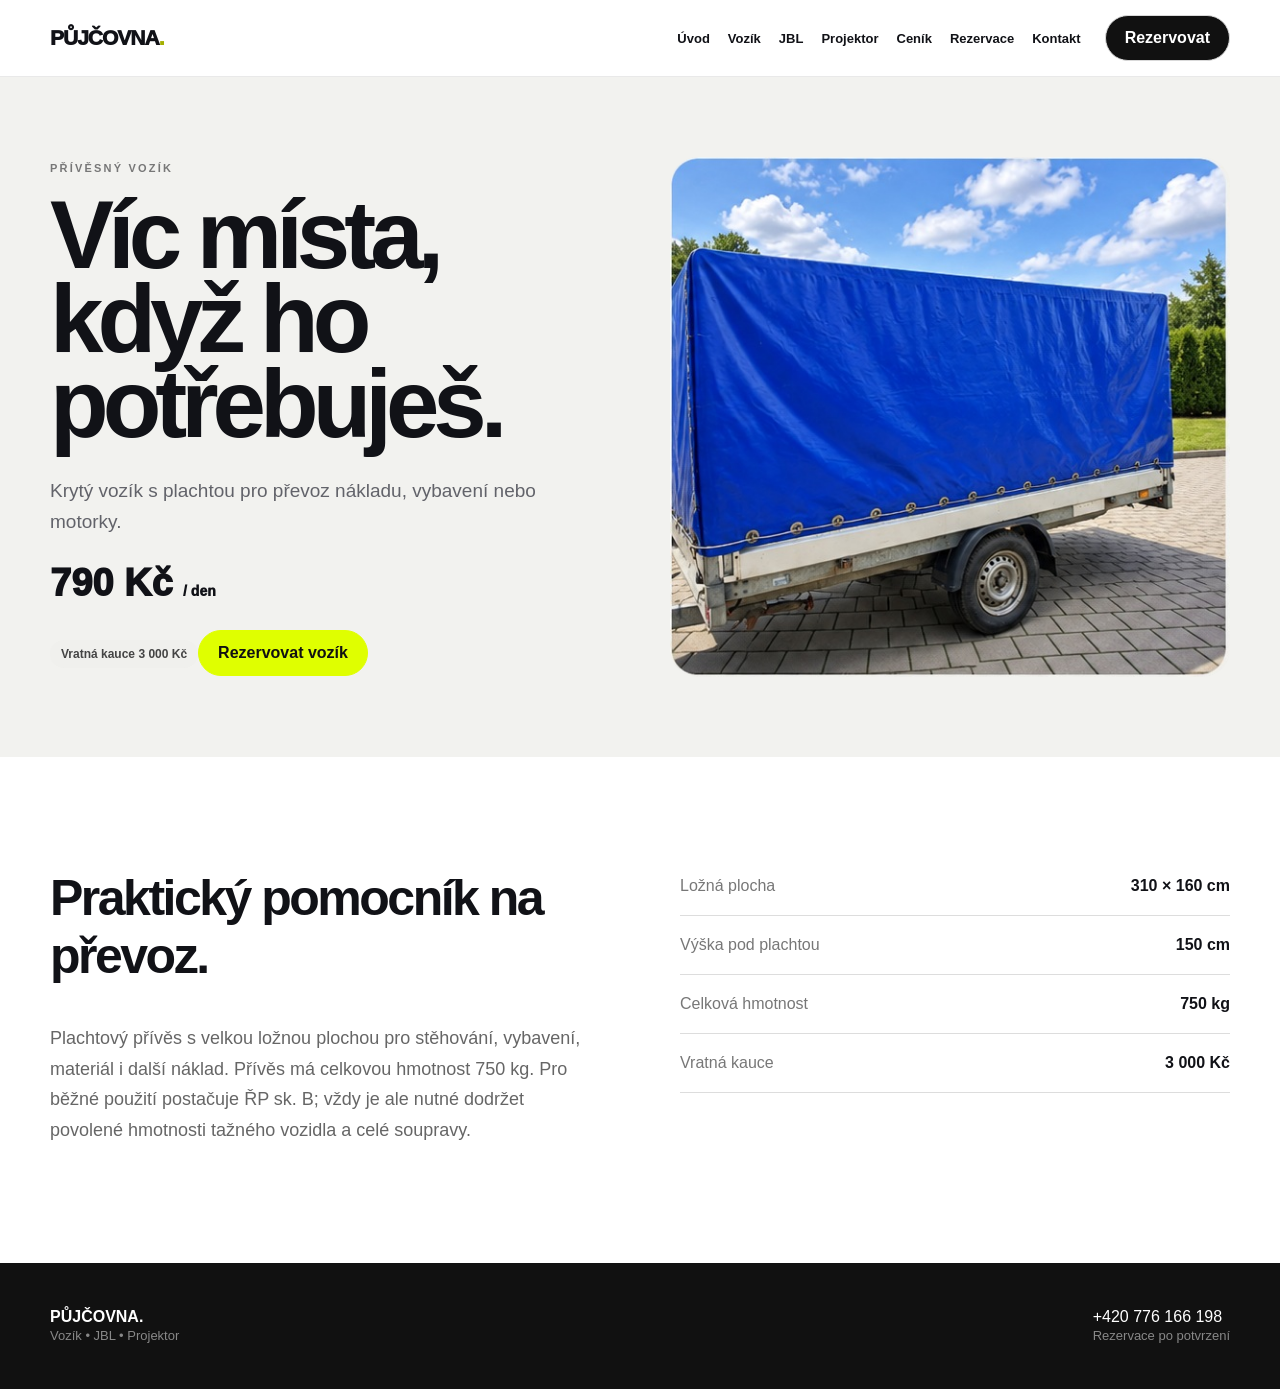
<file: vozik.html>
<!doctype html><html lang="cs"><head><meta charset="utf-8"><meta name="viewport" content="width=device-width,initial-scale=1">
<title>Půjčení přívěsného vozíku 750 kg | Poděbrady</title><meta name="description" content="Půjčovna přívěsného vozíku v Poděbradech a okolí. Plachtový vozík 310 × 160 cm, celková hmotnost 750 kg, cena 790 Kč/den."><link rel="stylesheet" href="style.css"><link rel="canonical" href="https://pujcsito24.cz/vozik.html"><meta name="robots" content="index,follow"><meta property="og:locale" content="cs_CZ"><meta property="og:type" content="website"><meta property="og:title" content="Půjčení přívěsného vozíku 750 kg | Poděbrady"><meta property="og:description" content="Půjčovna přívěsného vozíku v Poděbradech a okolí. Plachtový vozík 310 × 160 cm, celková hmotnost 750 kg, cena 790 Kč/den."><meta property="og:url" content="https://pujcsito24.cz/vozik.html"></head>
<body>
<header>
  <div class="wrap nav">
    <a class="brand" href="index.html">PŮJČOVNA<span>.</span></a>
    <button class="menu" aria-label="Menu">☰</button>
    <nav>
      <a href="index.html">Úvod</a><a href="vozik.html">Vozík</a><a href="jbl.html">JBL</a>
      <a href="projektor.html">Projektor</a><a href="cenik.html">Ceník</a>
      <a href="rezervace.html">Rezervace</a><a href="kontakt.html">Kontakt</a>
    </nav>
    <a class="pill" href="rezervace.html">Rezervovat</a>
  </div>
</header><main>
<section class="detailHero"><div class="wrap detailGrid"><div><span class="kicker">PŘÍVĚSNÝ VOZÍK</span><h1>Víc místa,<br>když ho potřebuješ.</h1><p class="lead">Krytý vozík s plachtou pro převoz nákladu, vybavení nebo motorky.</p><div class="bigPrice">790 Kč <small>/ den</small></div><div class="deposit">Vratná kauce 3 000 Kč</div><a class="btn lime" href="rezervace.html?item=vozik">Rezervovat vozík</a></div><img src="vozik-nova.jpg" alt="Plachtový přívěsný vozík"></div></section>
<section class="section"><div class="wrap infoGrid"><div><h2>Praktický pomocník na převoz.</h2><p>Plachtový přívěs s velkou ložnou plochou pro stěhování, vybavení, materiál i další náklad. Přívěs má celkovou hmotnost 750 kg. Pro běžné použití postačuje ŘP sk. B; vždy je ale nutné dodržet povolené hmotnosti tažného vozidla a celé soupravy.</p></div><div class="specs"><div><span>Ložná plocha</span><b>310 × 160 cm</b></div><div><span>Výška pod plachtou</span><b>150 cm</b></div><div><span>Celková hmotnost</span><b>750 kg</b></div><div><span>Vratná kauce</span><b>3 000 Kč</b></div></div></div></section>
</main>
<footer><div class="wrap foot"><div><b>PŮJČOVNA.</b><br><span>Vozík • JBL • Projektor</span></div>
<div><a href="tel:+420776166198">+420 776 166 198</a><br><span>Rezervace po potvrzení</span></div></div></footer>
<script src="app.js"></script></body></html>
</file>
<file: style.css>
*{box-sizing:border-box}html{scroll-behavior:smooth}body{margin:0;font-family:Inter,Arial,sans-serif;color:#111217;background:#fff}a{color:inherit;text-decoration:none}.wrap{width:min(1180px,calc(100% - 40px));margin:auto}header{position:sticky;top:0;z-index:10;background:#fffffff2;backdrop-filter:blur(14px);border-bottom:1px solid #e9e9e9}.nav{height:76px;display:flex;align-items:center;gap:24px}.brand{font-weight:950;letter-spacing:-1px;font-size:21px;margin-right:auto}.brand span{color:#a4b000}.nav nav{display:flex;gap:18px;font-size:13px;font-weight:750}.nav nav a:hover{opacity:.5}.pill,.btn{border-radius:999px;padding:13px 19px;font-weight:850;border:1px solid #d9d9d9;display:inline-flex;align-items:center;justify-content:center}.pill{background:#111;color:#fff}.menu{display:none}.hero{background:#f2f2ef}.heroGrid{min-height:690px;display:grid;grid-template-columns:.92fr 1.08fr;gap:60px;align-items:center}.kicker{font-size:11px;font-weight:900;letter-spacing:2.2px;color:#777}.hero h1,.detailHero h1,.simpleHero h1{font-size:clamp(58px,7.5vw,105px);line-height:.88;letter-spacing:-6px;margin:17px 0 30px}.hero h1 em{font-style:normal;color:#98a400}.lead{font-size:19px;line-height:1.6;color:#62636a;max-width:620px}.actions{display:flex;gap:10px;margin:30px 0}.lime{background:#dfff00;border-color:#dfff00;color:#111}.facts{display:flex;gap:18px;flex-wrap:wrap;font-size:13px;color:#666}.heroPhoto{position:relative}.heroPhoto img{width:100%;height:520px;object-fit:cover;border-radius:28px;box-shadow:0 30px 70px #0002}.badge{position:absolute;bottom:24px;left:-25px;background:#111;color:#fff;padding:17px 22px;border-radius:18px}.badge b{font-size:24px}.badge small{display:block;color:#aaa}.section{padding:100px 0}.section h2,.darkBand h2{font-size:50px;letter-spacing:-2.5px;margin:12px 0 38px}.cards{display:grid;grid-template-columns:repeat(3,1fr);gap:20px}.card{border:1px solid #e3e3e3;border-radius:24px;overflow:hidden;background:#fafafa;transition:.2s}.card:hover{transform:translateY(-4px);box-shadow:0 20px 45px #0001}.card img{width:100%;height:280px;object-fit:cover}.card.black{background:#111;color:#fff;border-color:#111}.card.black img{object-fit:contain;background:#181818}.card>div:last-child{padding:25px}.card small{font-weight:850;letter-spacing:1.5px;opacity:.5}.card h3{font-size:27px;letter-spacing:-1px;margin:8px 0}.card p{margin:0;color:#777;font-weight:700}.black p{color:#aaa}.projArt,.bigProj{background:linear-gradient(145deg,#1c1d20,#34373d);color:white;display:flex;flex-direction:column;align-items:center;justify-content:center}.projArt{height:280px}.projArt span,.bigProj span{letter-spacing:5px}.projArt b,.bigProj b{font-size:25px;margin:8px}.projArt i,.bigProj i{font-size:60px;color:#dfff00;font-style:normal}.darkBand{background:#111;color:white;padding:100px 0}.bandGrid{display:grid;grid-template-columns:1fr 1fr;gap:70px}.steps>div{border-top:1px solid #444;padding:20px 0;display:flex;gap:30px}.steps b{color:#dfff00}.steps p{margin:0;color:#aaa}.detailHero{background:#f2f2ef;padding:80px 0}.detailGrid{display:grid;grid-template-columns:1fr 1fr;gap:60px;align-items:center}.detailGrid>img{width:100%;height:520px;object-fit:cover;border-radius:28px}.detailGrid img.contain{object-fit:contain;background:#171717}.darkPage{background:#111;color:#fff}.darkPage .lead{color:#aaa}.bigPrice{font-size:38px;font-weight:950;margin:25px 0}.bigPrice small{font-size:14px}.infoGrid{display:grid;grid-template-columns:1fr 1fr;gap:80px}.infoGrid p{font-size:18px;line-height:1.7;color:#666}.specs div{padding:20px 0;border-bottom:1px solid #ddd;display:flex;justify-content:space-between}.specs span{color:#777}.projectorHero{background:#202226;color:#fff}.projectorHero .lead{color:#aaa}.bigProj{height:520px;border-radius:28px}.bigProj b{font-size:40px}.bigProj i{font-size:100px}.simpleHero{padding:100px 0 60px;background:#f2f2ef}.simpleHero h1{margin-bottom:20px}.priceList{display:grid;grid-template-columns:repeat(3,1fr);gap:18px}.priceList>div{border:1px solid #ddd;border-radius:24px;padding:30px;min-height:270px;display:flex;flex-direction:column}.priceList span{font-weight:800}.priceList b{font-size:36px;margin:35px 0 8px}.priceList small{font-size:13px}.priceList a{font-weight:850;margin-top:auto}.limeBox{background:#dfff00;border-color:#dfff00!important}.reserveGrid{display:grid;grid-template-columns:1.25fr .75fr;gap:55px}.form{background:#f5f5f3;border-radius:25px;padding:30px}.form label{display:block;font-size:12px;font-weight:850;margin-bottom:17px}.form input,.form select,.form textarea{display:block;width:100%;margin-top:7px;padding:14px;border:1px solid #ddd;border-radius:12px;background:#fff;font:inherit}.two{display:grid;grid-template-columns:1fr 1fr;gap:14px}.full{width:100%;margin-top:10px}.estimate{background:#fff;border-radius:13px;padding:16px;margin:10px 0;font-weight:800}.reserveAside{padding:25px}.reserveAside h2{font-size:38px;margin-top:0}.phone{font-size:35px;font-weight:950}.reserveAside p{color:#666;line-height:1.6}.note{background:#f2f2ef;padding:18px;border-radius:15px;margin-top:30px;line-height:1.5}.contactCards{display:grid;grid-template-columns:1fr 1fr;gap:20px}.contactCards a{border:1px solid #ddd;border-radius:25px;padding:35px;min-height:220px;display:flex;flex-direction:column}.contactCards small{letter-spacing:2px;color:#777}.contactCards b{font-size:34px;margin:25px 0}.contactCards span{margin-top:auto;font-weight:850}footer{background:#111;color:#fff}.foot{padding:45px 0;display:flex;justify-content:space-between}.foot span{color:#888;font-size:13px}
@media(max-width:900px){.nav nav{display:none}.menu{display:block;border:0;background:none;font-size:22px}.nav.open nav{display:flex;position:absolute;top:76px;left:0;right:0;background:white;flex-direction:column;padding:25px 20px;border-bottom:1px solid #ddd}.heroGrid,.detailGrid,.bandGrid,.infoGrid,.reserveGrid{grid-template-columns:1fr}.heroGrid{padding:65px 0}.hero h1,.detailHero h1,.simpleHero h1{letter-spacing:-3px}.heroPhoto img,.detailGrid>img,.bigProj{height:390px}.badge{left:15px}.cards,.priceList{grid-template-columns:1fr}.section{padding:70px 0}.section h2,.darkBand h2{font-size:39px}.contactCards{grid-template-columns:1fr}.pill{display:none}.detailHero{padding:60px 0}.two{grid-template-columns:1fr}.foot{gap:25px;flex-direction:column}}
.deposit{display:inline-block;margin-top:10px;padding:7px 11px;border-radius:999px;background:#f0f0ed;font-size:12px;font-weight:850;color:#444}.featureList{display:grid;grid-template-columns:repeat(2,1fr);gap:12px;margin:24px 0}.featureList div{background:#f5f5f3;border-radius:15px;padding:15px;font-weight:750}.accessGrid{display:grid;grid-template-columns:repeat(3,1fr);gap:16px}.accessCard{border:1px solid #ddd;border-radius:20px;padding:22px;background:#fff;display:flex;flex-direction:column;min-height:235px}.accessIcon{font-size:42px}.accessCard h3{margin:12px 0 5px;font-size:20px}.accessCard p{color:#666;line-height:1.45;font-size:14px}.accessPrice{margin-top:auto;font-weight:950;font-size:22px}.accessPrice small{font-size:12px;color:#666}.accessDeposit{font-size:12px;color:#777;margin-top:5px}.checkExtras{display:grid;grid-template-columns:1fr 1fr;gap:8px;margin-top:8px}.checkExtras label{border:1px solid #ddd;background:#fff;border-radius:12px;padding:12px;margin:0;font-weight:700}.checkExtras input{display:inline;width:auto;margin:0 7px 0 0}.heroPhoto.clean img{object-fit:cover;object-position:40% center}.photoNote{font-size:12px;color:#777;margin-top:10px}@media(max-width:900px){.featureList,.accessGrid,.checkExtras{grid-template-columns:1fr}}
/* 2026 visual redesign */
.cinemaHero{position:relative;min-height:390px;background:url('wide_high_resolution_website_landing_page_mockup.png') center 7%/cover no-repeat;color:#fff;overflow:hidden}.cinemaShade{position:absolute;inset:0;background:linear-gradient(90deg,#000d 0%,#0008 38%,#0002 68%,#0009 100%)}.cinemaContent{position:relative;z-index:1;min-height:390px;display:grid;grid-template-columns:1.2fr .8fr;align-items:center;gap:40px;padding:42px 0}.cinemaContent h1{font-size:clamp(46px,5.5vw,78px);line-height:.88;letter-spacing:-3px;margin:10px 0}.cinemaContent h1 em{font-style:normal;color:#dfff00}.cinemaContent>div>p{font-size:24px;margin:0 0 15px}.light{color:#ddd}.heroChecks{display:grid;gap:6px;font-weight:750}.heroChecks span::first-letter{color:#dfff00}.heroRight{display:grid;gap:18px;background:#0009;border:1px solid #ffffff26;border-radius:20px;padding:25px}.showcase{display:grid;grid-template-columns:repeat(4,1fr);gap:14px;padding:18px 0 26px}.productBox{border:1px solid #ddd;border-radius:22px;background:#fff;padding:15px;display:flex;flex-direction:column;box-shadow:0 10px 30px #0000000a}.productBox h2{font-size:20px;margin:0 0 2px}.productBox>p{font-size:13px;color:#666;margin:0 0 10px}.productBox>img{width:100%;height:180px;object-fit:cover;border-radius:13px}.productBox>img.containImg{object-fit:contain}.productBox>img.white{background:#f7f7f5}.productBox ul{padding-left:20px;font-size:13px;line-height:1.6;min-height:112px}.priceRow{display:flex;gap:8px;align-items:stretch;margin-top:auto}.priceRow>strong{background:#dfff00;border-radius:12px;padding:9px 12px;font-size:25px;line-height:1}.priceRow>strong small{font-size:11px;display:block;margin-top:5px}.priceRow>span{background:#f3f3f1;border-radius:12px;padding:8px 10px;font-size:11px;flex:1}.greenBtn{display:block;background:#6ed000;text-align:center;font-weight:900;padding:11px;border-radius:11px;margin-top:9px}.micro{font-size:11px!important;text-align:center;margin:6px 0!important}.screenVisual{height:180px;background:#f4f4f2;border-radius:13px;display:grid;place-items:center}.screenVisual div{width:82%;aspect-ratio:16/9;background:linear-gradient(#dbeeff,#fff);border:7px solid #222;border-top-width:10px;box-shadow:0 12px 0 -9px #555}.warning{font-size:11px;color:#d11;font-weight:800;background:#fff1f1;padding:8px;border-radius:9px;margin-bottom:8px}.accessSection{background:#f6f6f3;padding:55px 0}.sectionTitle h2{font-size:42px;letter-spacing:-2px;margin:7px 0 25px}.accessStrip{display:grid;grid-template-columns:repeat(5,1fr);gap:12px}.miniCard{background:#fff;border:1px solid #ddd;border-radius:18px;padding:17px;display:flex;flex-direction:column;min-height:210px}.miniCard h3{font-size:15px;margin:8px 0}.miniCard p{font-size:12px;color:#666;line-height:1.4}.miniCard>b{margin-top:auto;background:#dfff00;padding:7px 9px;border-radius:8px;width:max-content}.miniCard small{margin-top:6px;color:#666}.cableIcon,.wirelessIcon,.standIcon,.micIcon{font-size:34px;font-weight:900;height:45px}.bundles{padding:65px 0}.bundleGrid{display:grid;grid-template-columns:repeat(3,1fr);gap:14px}.bundle{border:2px solid #c9ef55;border-radius:20px;padding:20px;position:relative}.bundle h3{margin:0 0 12px}.bundle p{line-height:1.7}.bundle>div{font-size:14px}.bundle>div b{font-size:29px}.bundle small{display:block;margin:8px 0 15px}.bundle a{display:block;background:#6ed000;border-radius:10px;padding:10px;text-align:center;font-weight:900}.bundle.featured{background:#f8ffe5}.tag{display:inline-block;background:#111;color:#fff;border-radius:999px;padding:5px 9px;font-size:10px;font-weight:900;margin-bottom:9px}.legalNote{font-size:11px;color:#777;margin-top:20px}
@media(max-width:1050px){.showcase{grid-template-columns:repeat(2,1fr)}.accessStrip{grid-template-columns:repeat(2,1fr)}}@media(max-width:700px){.cinemaHero{background-position:center top}.cinemaContent{grid-template-columns:1fr;padding:40px 0}.heroRight{display:none}.showcase,.bundleGrid,.accessStrip{grid-template-columns:1fr}.cinemaContent h1{font-size:48px}.sectionTitle h2{font-size:34px}.productBox>img,.screenVisual{height:220px}}
/* FINAL HERO LAYOUT FIX */
.heroNew{background:#0b0b0b;padding:0 0 26px;color:#fff}.heroGrid{display:grid;grid-template-columns:34% 66%;min-height:390px}.heroCopy{padding:42px 28px 30px 0;display:flex;flex-direction:column;justify-content:center}.heroCopy h1{font-size:clamp(48px,5.2vw,82px);line-height:.88;margin:12px 0 18px;letter-spacing:-3px}.heroCopy h1 em{font-style:normal;color:#d9ff19}.heroCopy>p{font-size:24px;margin:0 0 25px}.heroMini{display:flex;gap:18px;flex-wrap:wrap;font-weight:800}.heroMini span{font-size:14px}.heroVisual{position:relative;min-height:390px;overflow:hidden;border-radius:0 0 26px 26px}.heroVisual>img{width:100%;height:100%;object-fit:cover;object-position:center;display:block}.heroInfo{position:absolute;right:18px;top:18px;width:270px;display:grid;gap:9px}.heroInfo span,.heroInfo a{background:rgba(0,0,0,.78);border:1px solid rgba(255,255,255,.2);border-radius:14px;padding:11px 13px;color:#fff;font-weight:800;text-decoration:none;box-shadow:0 4px 14px rgba(0,0,0,.25)}.heroInfo a{background:#d9ff19;color:#111;text-align:center;font-size:20px}.showcase{position:relative;margin-top:24px;z-index:2}.trailerClean{width:100%;height:220px;object-fit:contain;background:#fff;border-radius:16px}.productBox{overflow:hidden}.screenCard .priceRow{margin-top:auto}@media(max-width:900px){.heroGrid{grid-template-columns:1fr}.heroCopy{padding:34px 18px}.heroVisual{min-height:340px}.heroInfo{position:static;width:auto;padding:14px;background:#111}.heroVisual>img{height:280px}.showcase{margin-top:18px}}@media(max-width:600px){.heroCopy h1{font-size:48px}.heroCopy>p{font-size:20px}.heroMini{gap:10px}.heroVisual>img{height:230px}.heroInfo span{font-size:13px}}
</file>
